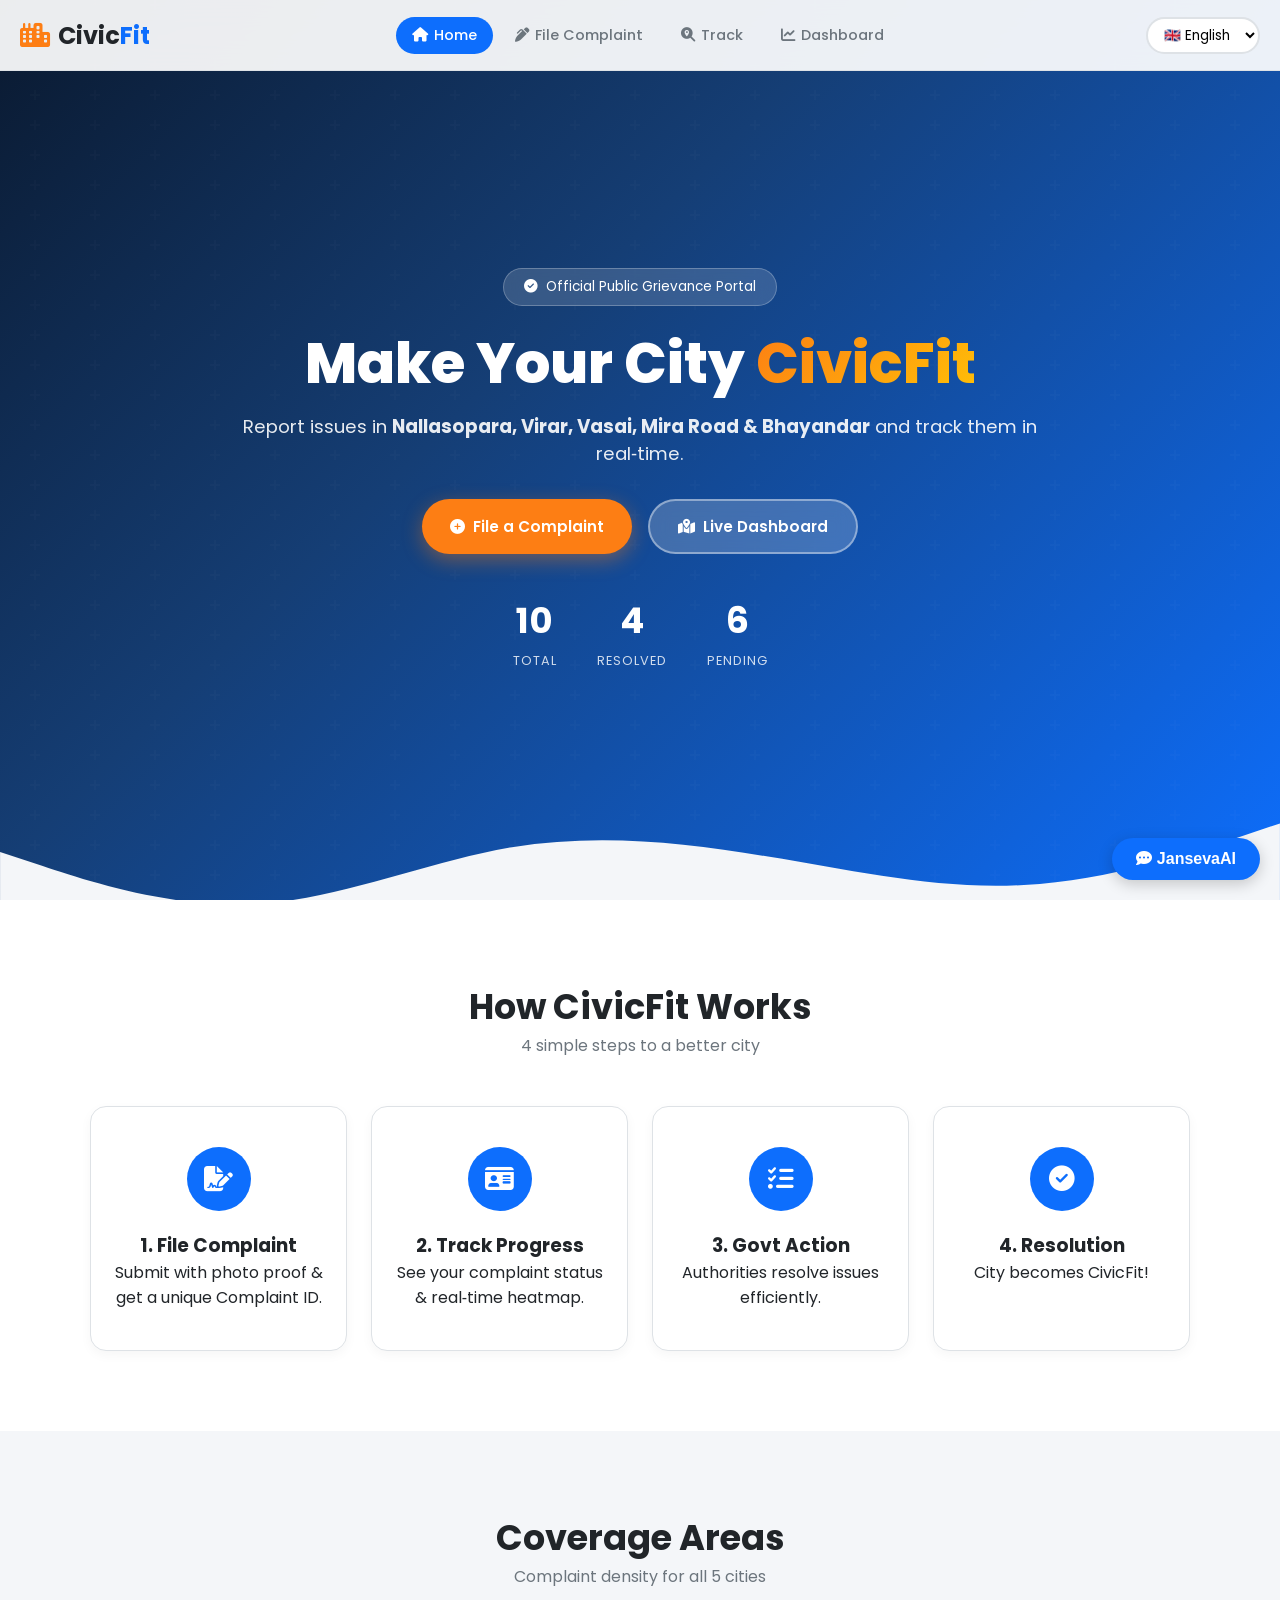
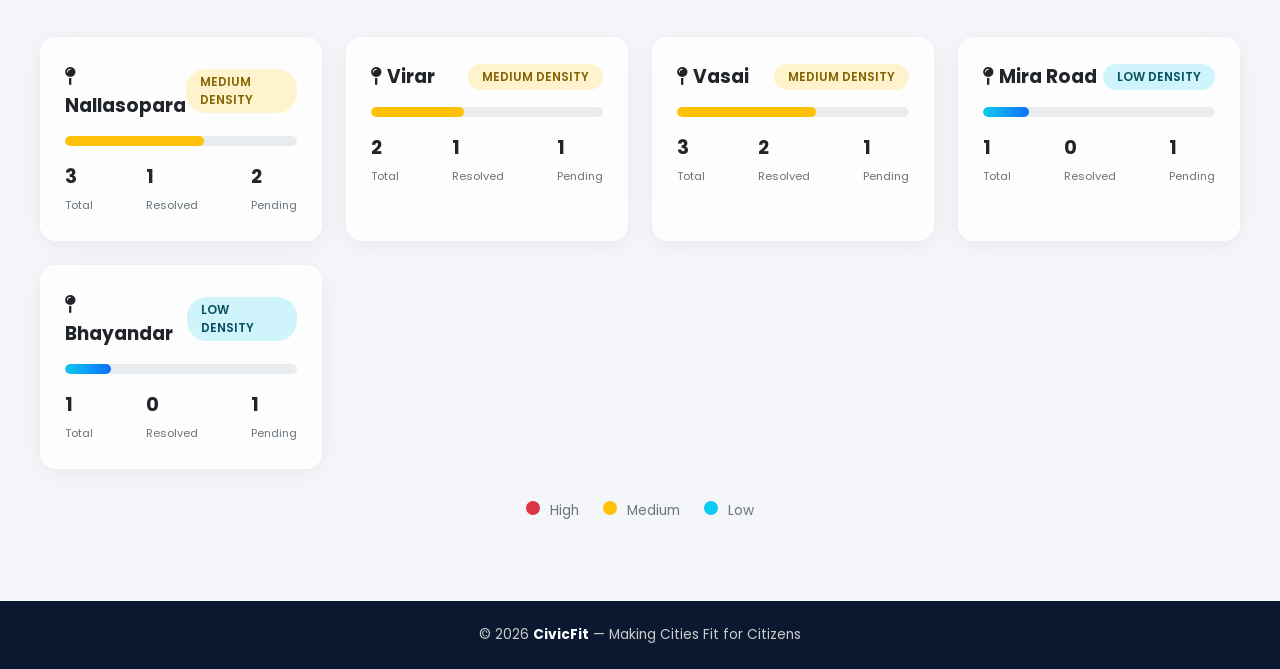
<file: index.html>
<!DOCTYPE html>
<html lang="en">
<head>
    <meta charset="UTF-8">
    <meta name="viewport" content="width=device-width, initial-scale=1.0">
    <title>CivicFit – Bridge Public Problems & Government</title>
    <link rel="stylesheet" href="styles.css">
    <link href="https://fonts.googleapis.com/css2?family=Poppins:wght@300;400;500;600;700;800&display=swap" rel="stylesheet">
    <link rel="stylesheet" href="https://cdnjs.cloudflare.com/ajax/libs/font-awesome/6.4.0/css/all.min.css">
</head>
<body>
    <nav class="navbar" id="navbar">
        <div class="nav-container">
            <div class="logo">
                <div class="logo-icon">
                    <i class="fas fa-city"></i>
                    <span class="logo-text">Civic<span class="logo-highlight">Fit</span></span>
                </div>
            </div>
            <div class="nav-links" id="navLinks">
                <a href="index.html" class="active"><i class="fas fa-home"></i> <span data-i18n="nav_home">Home</span></a>
                <a href="complaint.html"><i class="fas fa-pen-alt"></i> <span data-i18n="nav_complaint">File Complaint</span></a>
                <a href="track.html"><i class="fas fa-search-location"></i> <span data-i18n="nav_track">Track</span></a>
                <a href="dashboard.html"><i class="fas fa-chart-line"></i> <span data-i18n="nav_dashboard">Dashboard</span></a>
            </div>
            <div class="lang-switcher">
                <select id="languageSelect">
                    <option value="en">🇬🇧 English</option>
                    <option value="hi">🇮🇳 हिन्दी</option>
                    <option value="mr">🇮🇳 मराठी</option>
                </select>
            </div>
            <div class="hamburger" id="hamburger">
                <span></span><span></span><span></span>
            </div>
        </div>
    </nav>

    <section class="hero">
        <div class="hero-overlay"></div>
        <div class="hero-content">
            <div class="hero-badge"><i class="fas fa-check-circle"></i> <span data-i18n="hero_badge">Official Public Grievance Portal</span></div>
            <h1 data-i18n="hero_title">Make Your City <span class="gradient-text">CivicFit</span></h1>
            <p data-i18n="hero_subtitle">Report issues in <strong>Nallasopara, Virar, Vasai, Mira Road & Bhayandar</strong> and track them in real‑time.</p>
            <div class="hero-buttons">
                <a href="complaint.html" class="btn btn-primary"><i class="fas fa-plus-circle"></i> <span data-i18n="hero_btn_complaint">File a Complaint</span></a>
                <a href="dashboard.html" class="btn btn-secondary"><i class="fas fa-map-marked-alt"></i> <span data-i18n="hero_btn_dashboard">Live Dashboard</span></a>
            </div>
            <div class="hero-stats">
                <div class="stat-item"><span class="stat-number" id="totalComplaints">0</span><span class="stat-label" data-i18n="stat_total">Total</span></div>
                <div class="stat-item"><span class="stat-number" id="resolvedCount">0</span><span class="stat-label" data-i18n="stat_resolved">Resolved</span></div>
                <div class="stat-item"><span class="stat-number" id="pendingCount">0</span><span class="stat-label" data-i18n="stat_pending">Pending</span></div>
            </div>
        </div>
        <div class="hero-wave">
            <svg viewBox="0 0 1440 120"><path fill="#f4f6f9" d="M0,64L48,80C96,96,192,128,288,122.7C384,117,480,75,576,58.7C672,43,768,53,864,69.3C960,85,1056,107,1152,101.3C1248,96,1344,64,1392,48L1440,32L1440,320L1392,320C1344,320,1248,320,1152,320C1056,320,960,320,864,320C768,320,672,320,576,320C480,320,384,320,288,320C192,320,96,320,48,320L0,320Z"/></svg>
        </div>
    </section>

    <section class="how-it-works">
        <div class="section-header">
            <h2 data-i18n="how_title">How CivicFit Works</h2>
            <p data-i18n="how_subtitle">4 simple steps to a better city</p>
        </div>
        <div class="steps-container">
            <div class="step-card">
                <div class="step-icon"><i class="fas fa-file-signature"></i></div>
                <h3 data-i18n="step1_title">1. File Complaint</h3>
                <p data-i18n="step1_desc">Submit with photo proof & get a unique Complaint ID.</p>
            </div>
            <div class="step-card">
                <div class="step-icon"><i class="fas fa-id-card"></i></div>
                <h3 data-i18n="step2_title">2. Track Progress</h3>
                <p data-i18n="step2_desc">See your complaint status & real‑time heatmap.</p>
            </div>
            <div class="step-card">
                <div class="step-icon"><i class="fas fa-tasks"></i></div>
                <h3 data-i18n="step3_title">3. Govt Action</h3>
                <p data-i18n="step3_desc">Authorities resolve issues efficiently.</p>
            </div>
            <div class="step-card">
                <div class="step-icon"><i class="fas fa-check-circle"></i></div>
                <h3 data-i18n="step4_title">4. Resolution</h3>
                <p data-i18n="step4_desc">City becomes CivicFit!</p>
            </div>
        </div>
    </section>

    <section class="city-highlights">
        <div class="section-header">
            <h2 data-i18n="cities_title">Coverage Areas</h2>
            <p data-i18n="cities_subtitle">Complaint density for all 5 cities</p>
        </div>
        <div class="city-cards" id="cityCardsContainer"></div>
        <div class="color-legend">
            <span class="legend-item"><span class="legend-dot red-dot"></span> <span data-i18n="legend_high">High</span></span>
            <span class="legend-item"><span class="legend-dot yellow-dot"></span> <span data-i18n="legend_medium">Medium</span></span>
            <span class="legend-item"><span class="legend-dot blue-dot"></span> <span data-i18n="legend_low">Low</span></span>
        </div>
    </section>

    <footer><p data-i18n="footer_text">&copy; 2026 <strong>CivicFit</strong> — Making Cities Fit for Citizens</p></footer>

    <!-- JansevaAI Chatbot -->
    <div class="chatbot-container" id="chatbotContainer">
        <button class="chatbot-toggle" id="chatbotToggle"><i class="fas fa-comment-dots"></i> JansevaAI</button>
        <div class="chatbot-window" id="chatbotWindow" style="display:none;">
            <div class="chatbot-header">
                <span><i class="fas fa-robot"></i> JansevaAI</span>
                <button class="chatbot-close" id="chatbotClose">&times;</button>
            </div>
            <div class="chatbot-messages" id="chatbotMessages"></div>
            <div class="chatbot-input-area">
                <input type="text" id="chatbotInput" placeholder="Ask me anything..." />
                <button id="chatbotSend"><i class="fas fa-paper-plane"></i></button>
            </div>
        </div>
    </div>

    <script src="script.js"></script>
</body>
</html>
</file>
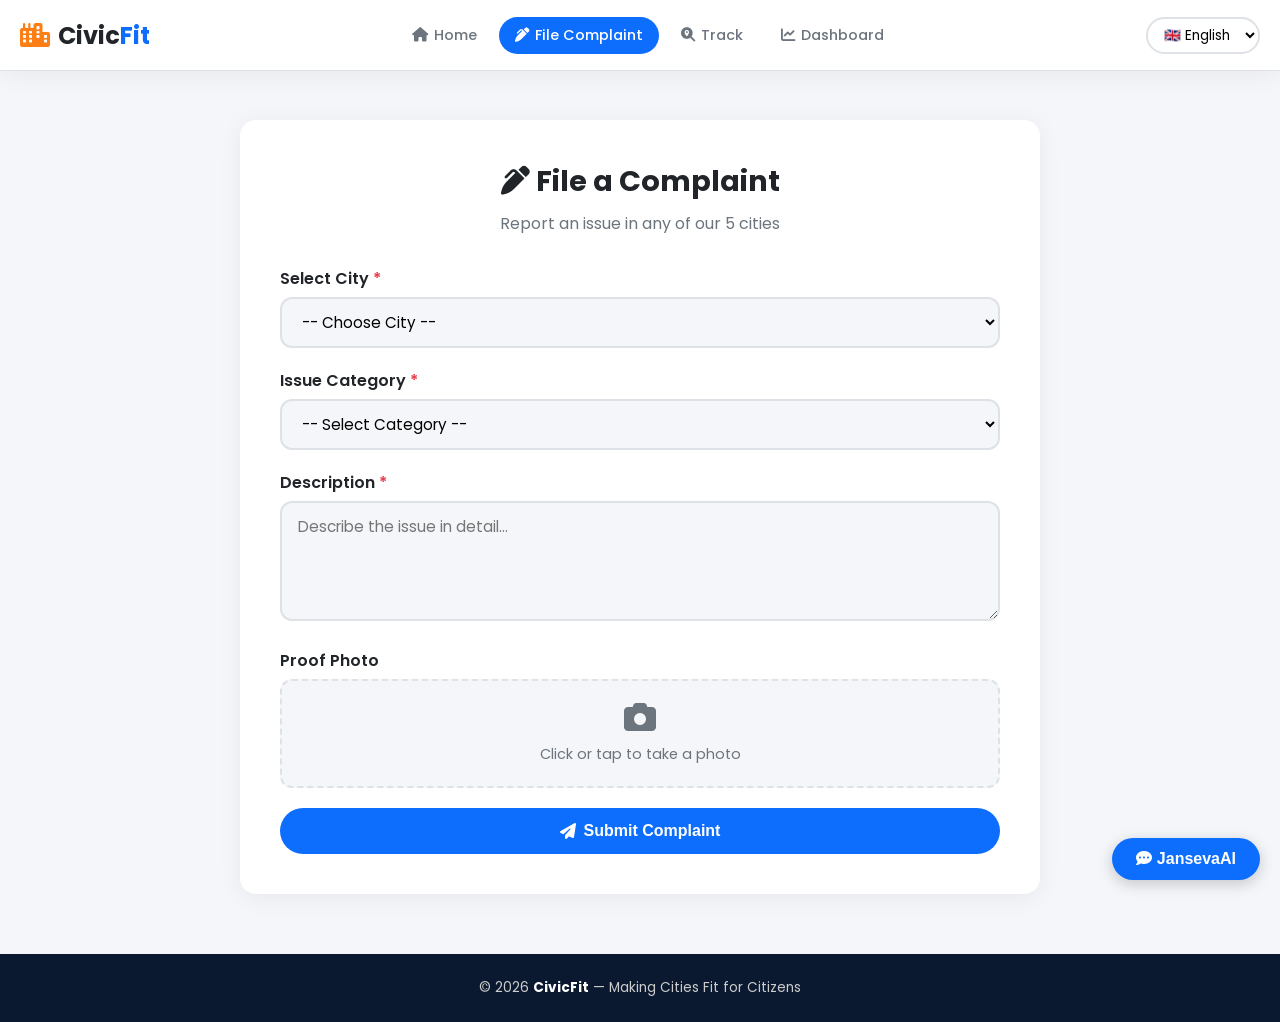
<file: complaint.html>
<!DOCTYPE html>
<html lang="en">
<head>
    <meta charset="UTF-8">
    <meta name="viewport" content="width=device-width, initial-scale=1.0">
    <title>File Complaint - CivicFit</title>
    <link rel="stylesheet" href="styles.css">
    <link href="https://fonts.googleapis.com/css2?family=Poppins:wght@300;400;500;600;700;800&display=swap" rel="stylesheet">
    <link rel="stylesheet" href="https://cdnjs.cloudflare.com/ajax/libs/font-awesome/6.4.0/css/all.min.css">
</head>
<body>
    <nav class="navbar scrolled" id="navbar">
        <div class="nav-container">
            <div class="logo"><div class="logo-icon"><i class="fas fa-city"></i><span class="logo-text">Civic<span class="logo-highlight">Fit</span></span></div></div>
            <div class="nav-links" id="navLinks">
                <a href="index.html"><i class="fas fa-home"></i> <span data-i18n="nav_home">Home</span></a>
                <a href="complaint.html" class="active"><i class="fas fa-pen-alt"></i> <span data-i18n="nav_complaint">File Complaint</span></a>
                <a href="track.html"><i class="fas fa-search-location"></i> <span data-i18n="nav_track">Track</span></a>
                <a href="dashboard.html"><i class="fas fa-chart-line"></i> <span data-i18n="nav_dashboard">Dashboard</span></a>
            </div>
            <div class="lang-switcher">
                <select id="languageSelect">
                    <option value="en">🇬🇧 English</option>
                    <option value="hi">🇮🇳 हिन्दी</option>
                    <option value="mr">🇮🇳 मराठी</option>
                </select>
            </div>
            <div class="hamburger" id="hamburger"><span></span><span></span><span></span></div>
        </div>
    </nav>

    <section class="complaint-page">
        <div class="complaint-container">
            <h2><i class="fas fa-pen-alt"></i> <span data-i18n="complaint_title">File a Complaint</span></h2>
            <p class="subtitle" data-i18n="complaint_subtitle">Report an issue in any of our 5 cities</p>
            <form id="complaintForm">
                <div class="form-group">
                    <label><span data-i18n="form_city">Select City</span> <span style="color:#e63946;">*</span></label>
                    <select id="city" required>
                        <option value="">-- <span data-i18n="choose_city">Choose City</span> --</option>
                        <option value="Nallasopara">Nallasopara</option>
                        <option value="Virar">Virar</option>
                        <option value="Vasai">Vasai</option>
                        <option value="Mira Road">Mira Road</option>
                        <option value="Bhayandar">Bhayandar</option>
                    </select>
                </div>
                <div class="form-group">
                    <label><span data-i18n="form_category">Issue Category</span> <span style="color:#e63946;">*</span></label>
                    <select id="category" required>
                        <option value="">-- <span data-i18n="choose_category">Select Category</span> --</option>
                        <option value="Road Damage">Road Damage / Potholes</option>
                        <option value="Water Supply">Water Supply</option>
                        <option value="Drainage">Drainage / Sewage</option>
                        <option value="Street Light">Street Light</option>
                        <option value="Garbage">Garbage Collection</option>
                        <option value="Noise Pollution">Noise Pollution</option>
                        <option value="Park Maintenance">Park Maintenance</option>
                        <option value="Electricity">Electricity</option>
                        <option value="Public Transport">Public Transport</option>
                        <option value="Other">Other</option>
                    </select>
                </div>
                <div class="form-group">
                    <label><span data-i18n="form_description">Description</span> <span style="color:#e63946;">*</span></label>
                    <textarea id="description" placeholder="Describe the issue in detail..." required></textarea>
                </div>
                <div class="form-group">
                    <label><span data-i18n="form_photo">Proof Photo</span></label>
                    <div class="photo-upload-area" id="photoUploadArea">
                        <input type="file" id="photoInput" accept="image/*" capture="environment" style="display:none;">
                        <div class="upload-placeholder" id="uploadPlaceholder">
                            <i class="fas fa-camera"></i>
                            <span data-i18n="upload_text">Click or tap to take a photo</span>
                        </div>
                        <img id="photoPreview" style="display:none; max-width:100%; max-height:200px; border-radius:12px;">
                        <button type="button" class="remove-photo-btn" id="removePhotoBtn" style="display:none;"><i class="fas fa-times"></i> Remove</button>
                    </div>
                </div>
                <button type="submit" class="submit-btn"><i class="fas fa-paper-plane"></i> <span data-i18n="submit_btn">Submit Complaint</span></button>
            </form>
            <div class="success-msg" id="successMessage" style="display:none;"></div>
        </div>
    </section>
    <footer><p data-i18n="footer_text">© 2026 <strong>CivicFit</strong></p></footer>

    <!-- JansevaAI Chatbot -->
    <div class="chatbot-container" id="chatbotContainer">
        <button class="chatbot-toggle" id="chatbotToggle"><i class="fas fa-comment-dots"></i> JansevaAI</button>
        <div class="chatbot-window" id="chatbotWindow" style="display:none;">
            <div class="chatbot-header"><span><i class="fas fa-robot"></i> JansevaAI</span><button class="chatbot-close" id="chatbotClose">&times;</button></div>
            <div class="chatbot-messages" id="chatbotMessages"></div>
            <div class="chatbot-input-area"><input type="text" id="chatbotInput" placeholder="Ask me anything..." /><button id="chatbotSend"><i class="fas fa-paper-plane"></i></button></div>
        </div>
    </div>

    <script src="script.js"></script>
</body>
</html>
</file>
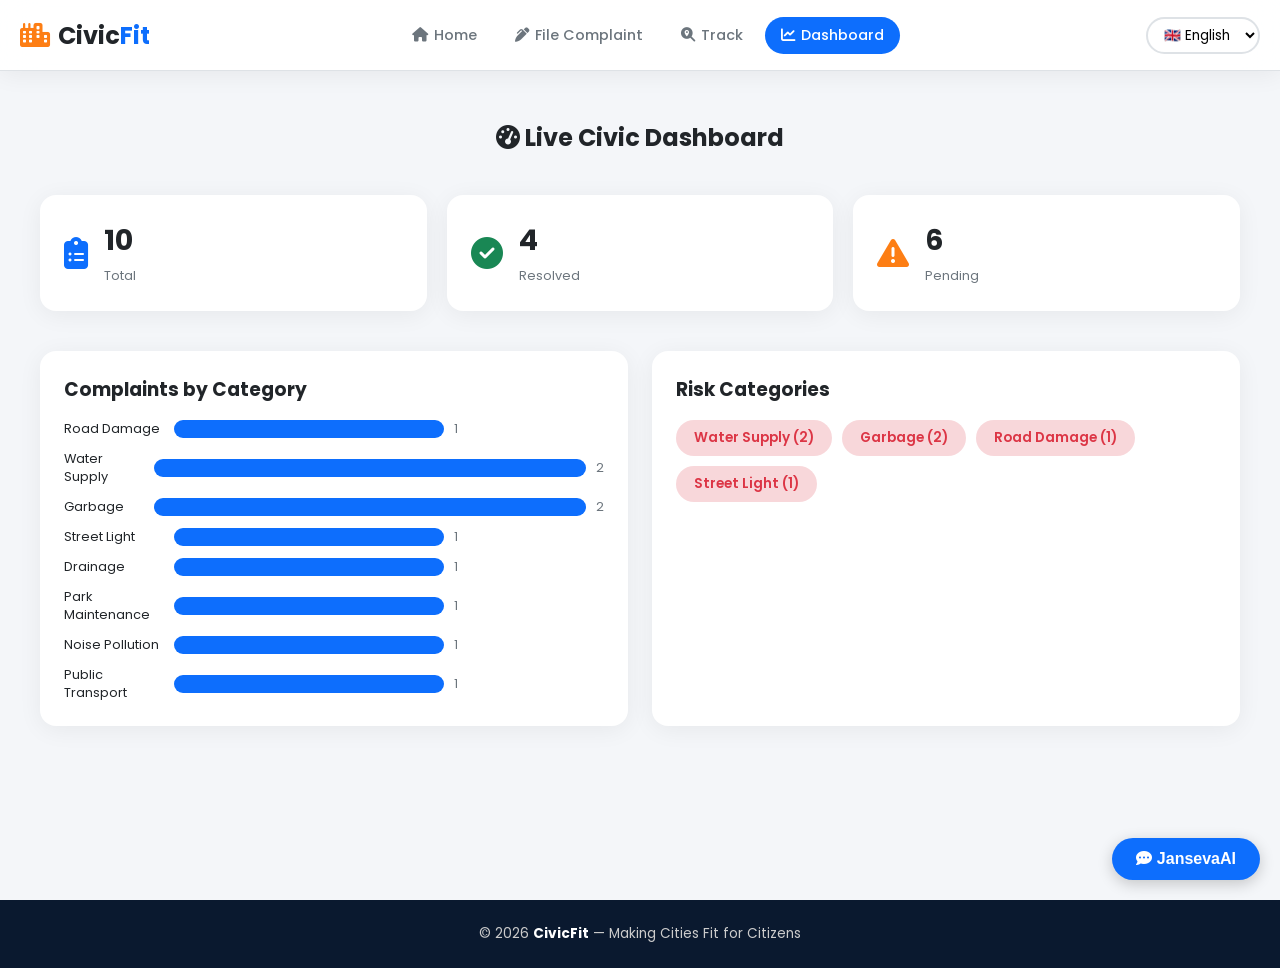
<file: dashboard.html>
<!DOCTYPE html>
<html lang="en">
<head>
    <meta charset="UTF-8">
    <meta name="viewport" content="width=device-width, initial-scale=1.0">
    <title>Live Dashboard - CivicFit</title>
    <link rel="stylesheet" href="styles.css">
    <link href="https://fonts.googleapis.com/css2?family=Poppins:wght@300;400;500;600;700;800&display=swap" rel="stylesheet">
    <link rel="stylesheet" href="https://cdnjs.cloudflare.com/ajax/libs/font-awesome/6.4.0/css/all.min.css">
</head>
<body>
    <nav class="navbar scrolled" id="navbar">
        <div class="nav-container">
            <div class="logo"><div class="logo-icon"><i class="fas fa-city"></i><span class="logo-text">Civic<span class="logo-highlight">Fit</span></span></div></div>
            <div class="nav-links" id="navLinks">
                <a href="index.html"><i class="fas fa-home"></i> <span data-i18n="nav_home">Home</span></a>
                <a href="complaint.html"><i class="fas fa-pen-alt"></i> <span data-i18n="nav_complaint">File Complaint</span></a>
                <a href="track.html"><i class="fas fa-search-location"></i> <span data-i18n="nav_track">Track</span></a>
                <a href="dashboard.html" class="active"><i class="fas fa-chart-line"></i> <span data-i18n="nav_dashboard">Dashboard</span></a>
            </div>
            <div class="lang-switcher">
                <select id="languageSelect">
                    <option value="en">🇬🇧 English</option>
                    <option value="hi">🇮🇳 हिन्दी</option>
                    <option value="mr">🇮🇳 मराठी</option>
                </select>
            </div>
            <div class="hamburger" id="hamburger"><span></span><span></span><span></span></div>
        </div>
    </nav>

    <section class="dashboard-page">
        <div class="dashboard-container">
            <div class="dashboard-header"><h1><i class="fas fa-tachometer-alt"></i> <span data-i18n="dash_title">Live Civic Dashboard</span></h1></div>
            <div class="stats-cards">
                <div class="stats-card primary"><i class="fas fa-clipboard-list"></i><div><span class="stats-value" id="dashTotal">0</span><span class="stats-label" data-i18n="dash_total">Total</span></div></div>
                <div class="stats-card success"><i class="fas fa-check-circle"></i><div><span class="stats-value" id="dashResolved">0</span><span class="stats-label" data-i18n="dash_resolved">Resolved</span></div></div>
                <div class="stats-card warning"><i class="fas fa-exclamation-triangle"></i><div><span class="stats-value" id="dashPending">0</span><span class="stats-label" data-i18n="dash_pending">Pending</span></div></div>
            </div>
            <div class="charts-row">
                <div class="chart-box"><h3 data-i18n="dash_categories">Complaints by Category</h3><div id="categoryChart" class="category-bars"></div></div>
                <div class="chart-box"><h3 data-i18n="dash_risk">Risk Categories</h3><div class="risk-tags" id="riskTags"></div></div>
            </div>
        </div>
    </section>
    <footer><p data-i18n="footer_text">© 2026 <strong>CivicFit</strong></p></footer>

    <!-- JansevaAI Chatbot -->
    <div class="chatbot-container" id="chatbotContainer">
        <button class="chatbot-toggle" id="chatbotToggle"><i class="fas fa-comment-dots"></i> JansevaAI</button>
        <div class="chatbot-window" id="chatbotWindow" style="display:none;">
            <div class="chatbot-header"><span><i class="fas fa-robot"></i> JansevaAI</span><button class="chatbot-close" id="chatbotClose">&times;</button></div>
            <div class="chatbot-messages" id="chatbotMessages"></div>
            <div class="chatbot-input-area"><input type="text" id="chatbotInput" placeholder="Ask me anything..." /><button id="chatbotSend"><i class="fas fa-paper-plane"></i></button></div>
        </div>
    </div>

    <script src="script.js"></script>
</body>
</html>
</file>
<file: styles.css>
/* ============ GLOBAL ============ */
:root {
    --primary: #0d6efd;
    --primary-dark: #0a58ca;
    --accent: #fd7e14;
    --red: #dc3545;
    --red-light: #f8d7da;
    --yellow: #ffc107;
    --yellow-light: #fff3cd;
    --blue: #0dcaf0;
    --blue-light: #cff4fc;
    --green: #198754;
    --bg: #f4f6f9;
    --card: #ffffff;
    --text: #212529;
    --muted: #6c757d;
    --border: #dee2e6;
    --radius: 16px;
    --shadow: 0 4px 24px rgba(0,0,0,0.06);
    --transition: 0.3s ease;
}
*,*::before,*::after { box-sizing:border-box; margin:0; padding:0; }
html { scroll-behavior:smooth; font-size:16px; }
body { font-family:'Poppins',sans-serif; background:var(--bg); color:var(--text); }
a { text-decoration:none; color:inherit; }

/* Navbar */
.navbar { position:fixed; top:0; width:100%; background:rgba(255,255,255,0.92); backdrop-filter:blur(16px); border-bottom:1px solid var(--border); z-index:1000; }
.navbar.scrolled { box-shadow:var(--shadow); }
.nav-container { max-width:1300px; margin:0 auto; display:flex; align-items:center; justify-content:space-between; padding:0 20px; height:70px; }
.logo-icon { display:flex; align-items:center; gap:8px; font-size:1.5rem; font-weight:700; }
.logo-icon i { color:var(--accent); }
.logo-highlight { color:var(--primary); }
.nav-links { display:flex; gap:6px; }
.nav-links a { padding:8px 16px; border-radius:25px; font-size:0.9rem; font-weight:500; color:var(--muted); transition:var(--transition); display:flex; align-items:center; gap:6px; }
.nav-links a:hover,.nav-links a.active { background:var(--primary); color:#fff; }

/* Language Switcher */
.lang-switcher select {
    padding:6px 12px;
    border-radius:20px;
    border:2px solid var(--border);
    font-family:'Poppins',sans-serif;
    font-size:0.85rem;
    background:white;
    cursor:pointer;
    outline:none;
    transition:var(--transition);
}
.lang-switcher select:focus { border-color:var(--primary); }

.hamburger { display:none; flex-direction:column; gap:5px; cursor:pointer; }
.hamburger span { width:26px; height:3px; background:var(--text); border-radius:3px; }
@media(max-width:768px){
    .hamburger{display:flex;}
    .nav-links{position:fixed; top:70px; left:0; width:100%; background:#fff; flex-direction:column; padding:16px; display:none; box-shadow:var(--shadow);}
    .nav-links.show{display:flex;}
    .lang-switcher { margin-left:auto; margin-right:10px; }
}

/* Hero */
.hero {
    position:relative; min-height:100vh; display:flex; align-items:center; justify-content:center;
    background:linear-gradient(135deg, #0a192f 0%, #153e75 40%, #0d6efd 100%);
    overflow:hidden; padding:120px 20px 80px;
}
.hero-overlay {
    position:absolute; inset:0;
    background:url("data:image/svg+xml,%3Csvg width='60' height='60' viewBox='0 0 60 60' xmlns='http://www.w3.org/2000/svg'%3E%3Cg fill='none' fill-rule='evenodd'%3E%3Cg fill='%23ffffff' fill-opacity='0.03'%3E%3Cpath d='M36 34v-4h-2v4h-4v2h4v4h2v-4h4v-2h-4zm0-30V0h-2v4h-4v2h4v4h2V6h4V4h-4z'/%3E%3C/g%3E%3C/g%3E%3C/svg%3E");
    opacity:0.5;
}
.hero-wave {
    position:absolute; bottom:-2px; left:0; width:100%; line-height:0;
}
.hero-content { position:relative; z-index:2; text-align:center; max-width:800px; color:#fff; }
.hero-badge { display:inline-flex; align-items:center; gap:8px; background:rgba(255,255,255,0.15); border:1px solid rgba(255,255,255,0.25); padding:8px 20px; border-radius:30px; font-size:0.85rem; backdrop-filter:blur(10px); margin-bottom:24px; }
.hero h1 { font-size:3.5rem; font-weight:800; line-height:1.2; margin-bottom:16px; }
.gradient-text { background:linear-gradient(135deg,#fd7e14,#ffc107); -webkit-background-clip:text; -webkit-text-fill-color:transparent; background-clip:text; }
.hero p { font-size:1.15rem; opacity:0.9; margin-bottom:32px; }
.hero-buttons { display:flex; gap:16px; justify-content:center; flex-wrap:wrap; margin-bottom:40px; }
.btn { display:inline-flex; align-items:center; gap:8px; padding:14px 28px; border-radius:30px; font-weight:600; font-size:0.95rem; transition:var(--transition); border:none; cursor:pointer; }
.btn-primary { background:var(--accent); color:#fff; box-shadow:0 6px 20px rgba(253,126,20,0.4); }
.btn-primary:hover { background:#e96b0a; transform:translateY(-2px); box-shadow:0 10px 28px rgba(253,126,20,0.5); }
.btn-secondary { background:rgba(255,255,255,0.2); color:#fff; border:2px solid rgba(255,255,255,0.4); backdrop-filter:blur(10px); }
.btn-secondary:hover { background:rgba(255,255,255,0.3); transform:translateY(-2px); }
.hero-stats { display:flex; gap:40px; justify-content:center; flex-wrap:wrap; }
.stat-item { text-align:center; }
.stat-number { display:block; font-size:2.2rem; font-weight:700; }
.stat-label { font-size:0.8rem; opacity:0.8; text-transform:uppercase; letter-spacing:1px; }

/* Sections */
section { padding:80px 20px; }
.section-header { text-align:center; margin-bottom:48px; }
.section-header h2 { font-size:2.2rem; font-weight:700; }
.section-header p { color:var(--muted); }

.how-it-works { background:#fff; }
.steps-container { display:grid; grid-template-columns:repeat(auto-fit,minmax(220px,1fr)); gap:24px; max-width:1100px; margin:0 auto; }
.step-card {
    background:white; border-radius:var(--radius); padding:40px 20px; text-align:center;
    border:1px solid var(--border); transition:var(--transition);
    box-shadow:0 4px 12px rgba(0,0,0,0.04);
}
.step-card:hover { transform:translateY(-8px); box-shadow:0 20px 40px rgba(0,0,0,0.1); border-color:var(--primary); }
.step-icon { width:64px; height:64px; border-radius:50%; background:var(--primary); color:#fff; display:flex; align-items:center; justify-content:center; font-size:1.6rem; margin:0 auto 20px; }

/* City Cards */
.city-highlights { background:var(--bg); }
.city-cards { display:grid; grid-template-columns:repeat(auto-fit,minmax(250px,1fr)); gap:24px; max-width:1200px; margin:0 auto; }
.city-card {
    background:rgba(255,255,255,0.8); backdrop-filter:blur(16px); border-radius:var(--radius);
    padding:24px; box-shadow:var(--shadow); border:1px solid rgba(255,255,255,0.5);
    transition:var(--transition);
}
.city-card:hover { box-shadow:0 12px 40px rgba(0,0,0,0.1); }
.city-card-header { display:flex; justify-content:space-between; align-items:center; margin-bottom:16px; }
.density-badge { padding:4px 14px; border-radius:20px; font-size:0.75rem; font-weight:600; text-transform:uppercase; }
.high-density{background:var(--red-light);color:var(--red);}
.medium-density{background:var(--yellow-light);color:#856404;}
.low-density{background:var(--blue-light);color:#055160;}
.density-visual{height:10px;background:#e9ecef;border-radius:10px;margin-bottom:16px;overflow:hidden;}
.density-bar{height:100%;border-radius:10px;}
.density-bar.high{background:linear-gradient(90deg,var(--red),#ff6b6b);}
.density-bar.medium{background:linear-gradient(90deg,var(--yellow),#ffc107);}
.density-bar.low{background:linear-gradient(90deg,#0dcaf0,#0d6efd);}
.city-stats-row{display:flex;justify-content:space-between;}
.city-stats-row strong{font-size:1.2rem;display:block;}
.city-stats-row small{font-size:0.7rem;color:var(--muted);}
.color-legend{display:flex;justify-content:center;gap:24px;margin-top:32px;font-size:0.85rem;color:var(--muted);}
.legend-dot{width:14px;height:14px;border-radius:50%;display:inline-block;margin-right:6px;}
.red-dot{background:var(--red);} .yellow-dot{background:var(--yellow);} .blue-dot{background:var(--blue);}

footer{text-align:center;padding:24px;background:#0a192f;color:#ccc;font-size:0.85rem;}
footer strong{color:#fff;}

/* Pages */
.complaint-page,.track-page,.dashboard-page{min-height:100vh;padding:120px 20px 60px;background:var(--bg);}
.complaint-container,.track-container{max-width:800px;margin:0 auto;background:#fff;border-radius:var(--radius);padding:40px;box-shadow:var(--shadow);}
.complaint-container h2,.track-container h2{text-align:center;margin-bottom:8px;font-size:1.8rem;}
.subtitle{text-align:center;color:var(--muted);margin-bottom:30px;}
.form-group{margin-bottom:20px;}
.form-group label{display:block;font-weight:600;margin-bottom:6px;}
.form-group input,.form-group select,.form-group textarea{width:100%;padding:12px 16px;border:2px solid var(--border);border-radius:12px;font-family:inherit;font-size:0.95rem;transition:var(--transition);background:var(--bg);}
.form-group textarea{resize:vertical;min-height:120px;}
.form-group input:focus,.form-group select:focus,.form-group textarea:focus{outline:none;border-color:var(--primary);box-shadow:0 0 0 4px rgba(13,110,253,0.1);}
.submit-btn{width:100%;padding:14px;background:var(--primary);color:#fff;border:none;border-radius:30px;font-size:1rem;font-weight:600;cursor:pointer;display:flex;align-items:center;justify-content:center;gap:8px;transition:var(--transition);}
.submit-btn:hover{background:var(--primary-dark);box-shadow:0 8px 24px rgba(13,110,253,0.3);}
.success-msg{display:none;text-align:center;padding:20px;background:#d1e7dd;color:#0f5132;border-radius:12px;margin-top:20px;}
.error-msg{text-align:center;padding:16px;background:#f8d7da;color:#842029;border-radius:12px;margin-top:20px;}

/* Photo Upload */
.photo-upload-area {
    border: 2px dashed var(--border);
    border-radius: 12px;
    padding: 20px;
    text-align: center;
    cursor: pointer;
    transition: var(--transition);
    background: var(--bg);
}
.photo-upload-area:hover { border-color: var(--primary); background: #f0f4ff; }
.upload-placeholder i { font-size:2rem; color:var(--muted); margin-bottom:8px; display:block; }
.upload-placeholder span { color:var(--muted); font-size:0.9rem; }
.remove-photo-btn {
    margin-top:10px; background:var(--red); color:#fff; border:none;
    padding:6px 18px; border-radius:20px; cursor:pointer; font-size:0.8rem;
}

/* Track Input */
.track-input-group{display:flex;gap:12px;margin-bottom:24px;}
.track-input-group input{flex:1;padding:14px 20px;border:2px solid var(--border);border-radius:30px;font-size:1rem;}
.track-input-group button{background:var(--primary);color:#fff;border:none;padding:0 28px;border-radius:30px;font-weight:600;cursor:pointer;}
.track-input-group button:hover{background:var(--primary-dark);}
.complaint-details{background:var(--bg);padding:16px;border-radius:12px;margin-bottom:24px;}
.progress-steps{display:flex;justify-content:space-between;position:relative;margin:30px 0 20px;}
.progress-steps::before{content:'';position:absolute;top:28px;left:10%;right:10%;height:4px;background:#e9ecef;z-index:0;}
.step{position:relative;z-index:1;text-align:center;width:33%;}
.step-circle{width:56px;height:56px;border-radius:50%;background:white;border:4px solid #e9ecef;display:flex;align-items:center;justify-content:center;margin:0 auto 8px;font-size:1.2rem;transition:var(--transition);}
.step.active .step-circle{border-color:var(--primary);background:var(--primary);color:white;}
.step.completed .step-circle{border-color:var(--green);background:var(--green);color:white;}
.step-label{font-size:0.85rem;font-weight:500;color:var(--muted);}
.step.active .step-label{color:var(--primary);font-weight:600;}
.step.completed .step-label{color:var(--green);}

/* Live badge */
.live-badge {
    display:flex; align-items:center; gap:8px;
    margin-top:12px; font-size:0.8rem; color:var(--muted);
}
.pulse {
    width:10px; height:10px; border-radius:50%;
    background:var(--green); box-shadow:0 0 0 0 rgba(25,135,84,0.7);
    animation:pulse 1.5s infinite;
}
@keyframes pulse {
    0% { box-shadow:0 0 0 0 rgba(25,135,84,0.7); }
    70% { box-shadow:0 0 0 10px rgba(25,135,84,0); }
    100% { box-shadow:0 0 0 0 rgba(25,135,84,0); }
}

/* Dashboard */
.dashboard-container{max-width:1200px;margin:0 auto;}
.dashboard-header{text-align:center;margin-bottom:40px;}
.stats-cards{display:grid;grid-template-columns:repeat(auto-fit,minmax(200px,1fr));gap:20px;margin-bottom:40px;}
.stats-card{background:#fff;border-radius:var(--radius);padding:24px;display:flex;align-items:center;gap:16px;box-shadow:var(--shadow);}
.stats-card i{font-size:2rem;}
.stats-card.primary i{color:var(--primary);}
.stats-card.success i{color:var(--green);}
.stats-card.warning i{color:var(--accent);}
.stats-value{font-size:1.8rem;font-weight:700;display:block;}
.stats-label{font-size:0.8rem;color:var(--muted);}
.charts-row{display:grid;grid-template-columns:1fr 1fr;gap:24px;}
@media(max-width:768px){.charts-row{grid-template-columns:1fr;}}
.chart-box{background:#fff;border-radius:var(--radius);padding:24px;box-shadow:var(--shadow);}
.category-bars{display:flex;flex-direction:column;gap:12px;margin-top:16px;}
.category-bar-item{display:flex;align-items:center;gap:10px;}
.category-bar-label{width:100px;font-size:0.8rem;}
.category-bar-fill{height:18px;border-radius:9px;background:var(--primary);min-width:2px;}
.category-bar-count{font-size:0.8rem;color:var(--muted);}
.risk-tags{display:flex;flex-wrap:wrap;gap:10px;margin-top:16px;}
.risk-tag{padding:8px 18px;background:var(--red-light);color:var(--red);border-radius:20px;font-weight:600;font-size:0.85rem;}

/* ============ CHATBOT ============ */
.chatbot-container { position:fixed; bottom:20px; right:20px; z-index:9999; font-family:'Poppins',sans-serif; }
.chatbot-toggle {
    background: var(--primary); color: #fff; border: none; padding: 12px 24px;
    border-radius: 30px; font-size: 1rem; font-weight: 600; cursor: pointer;
    box-shadow: 0 4px 15px rgba(0,0,0,0.2); transition: var(--transition);
}
.chatbot-toggle:hover { background: var(--primary-dark); transform: translateY(-2px); }
.chatbot-window {
    position: absolute; bottom: 70px; right: 0; width: 350px; max-height: 500px;
    background: #fff; border-radius: 16px; box-shadow: 0 12px 40px rgba(0,0,0,0.15);
    display: flex; flex-direction: column; overflow: hidden; animation: slideUp 0.3s ease;
}
@keyframes slideUp { from { opacity:0; transform:translateY(20px); } to { opacity:1; transform:translateY(0); } }
.chatbot-header { background: var(--primary); color: #fff; padding: 12px 20px; font-weight: 600; display: flex; justify-content: space-between; align-items: center; }
.chatbot-close { background: transparent; border: none; color: #fff; font-size: 1.4rem; cursor: pointer; }
.chatbot-messages { flex: 1; overflow-y: auto; padding: 16px; display: flex; flex-direction: column; gap: 10px; max-height: 350px; background: #f9f9f9; }
.message { max-width: 80%; padding: 10px 14px; border-radius: 18px; font-size: 0.9rem; line-height:1.4; word-wrap: break-word; }
.message.user { align-self: flex-end; background: var(--primary); color: #fff; border-bottom-right-radius: 4px; }
.message.bot { align-self: flex-start; background: #e9eef2; color: var(--text); border-bottom-left-radius: 4px; }
.message.loading { align-self: flex-start; background: #e0e0e0; color: #555; font-style: italic; }
.chatbot-input-area { display: flex; border-top: 1px solid var(--border); padding: 10px; background: #fff; }
.chatbot-input-area input { flex:1; border: none; outline: none; padding: 10px; font-size: 0.9rem; border-radius: 20px; background: var(--bg); margin-right: 8px; }
.chatbot-input-area button { background: var(--primary); color: #fff; border: none; border-radius: 50%; width: 40px; height: 40px; cursor: pointer; transition: var(--transition); }
.chatbot-input-area button:hover { background: var(--primary-dark); }

@media (max-width: 480px) {
    .chatbot-window { width: 90vw; right: 0; }
    .chatbot-container { right: 10px; }
}
</file>
